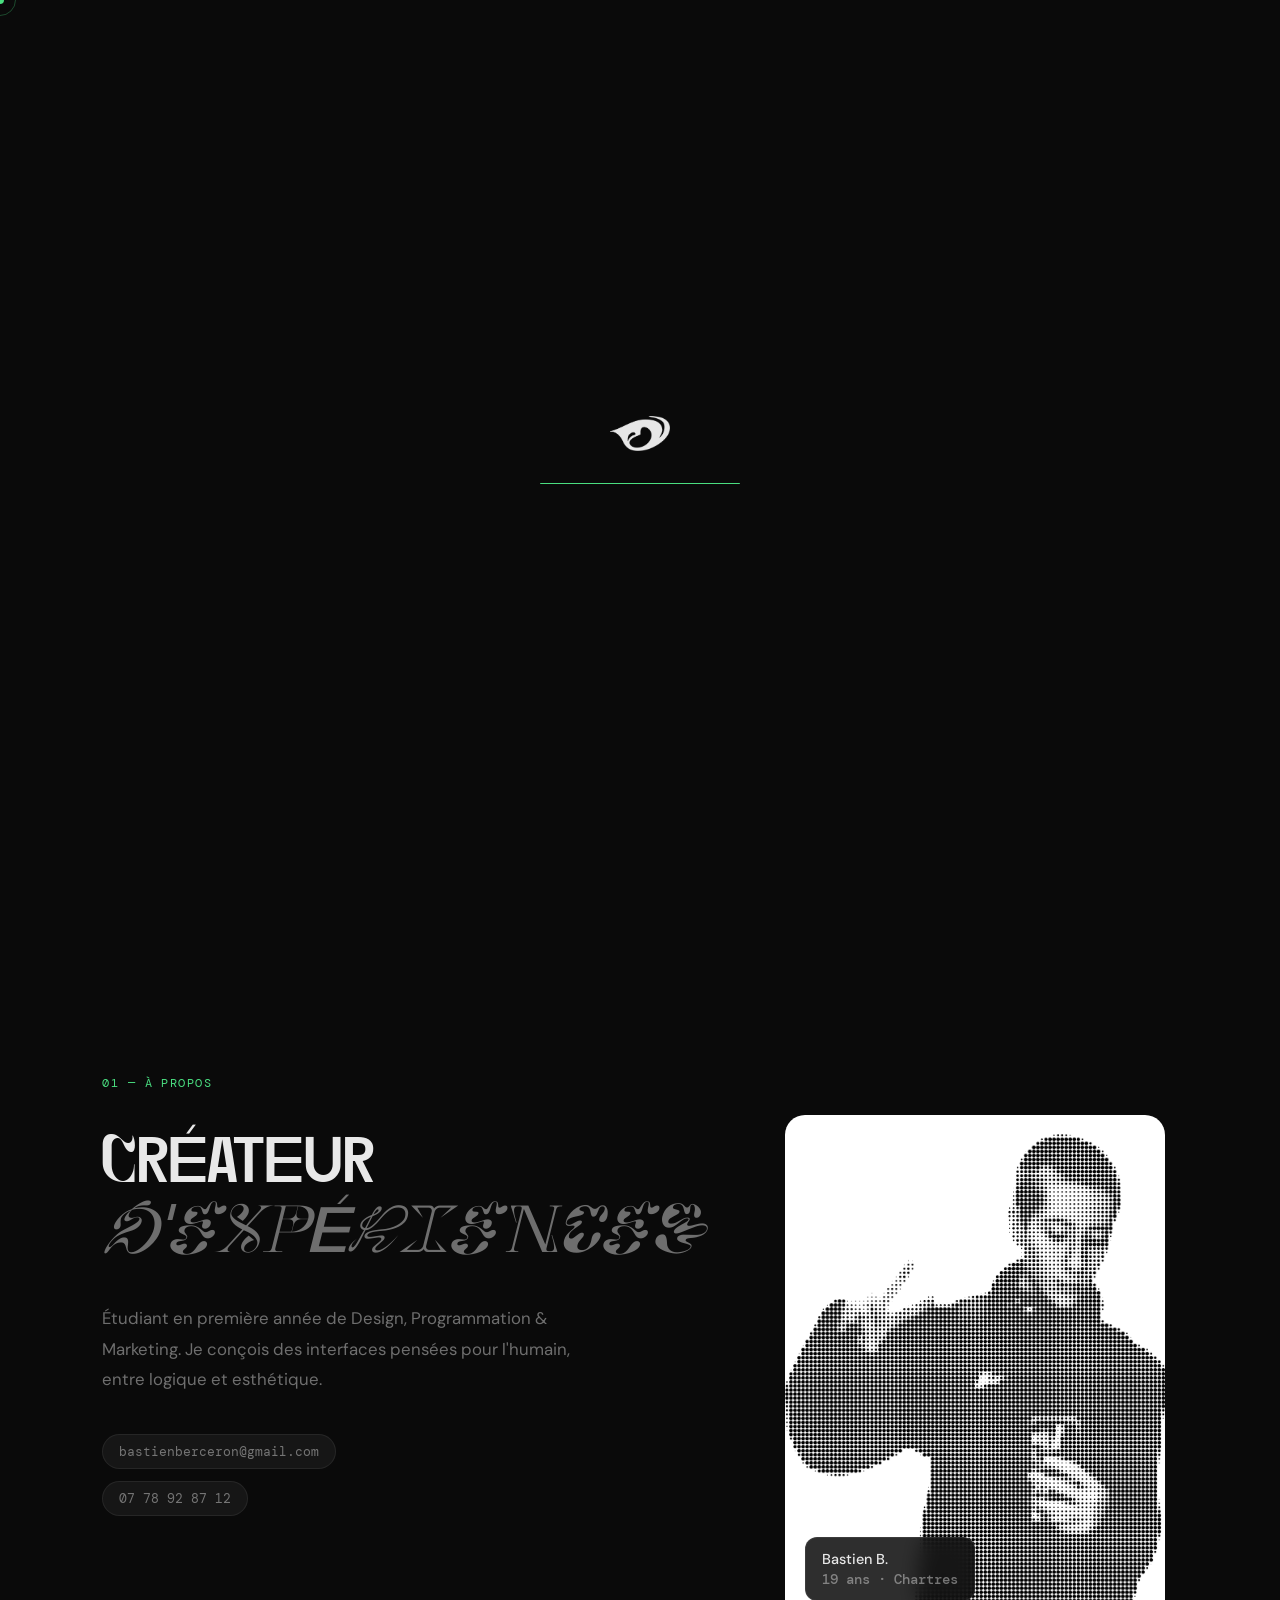
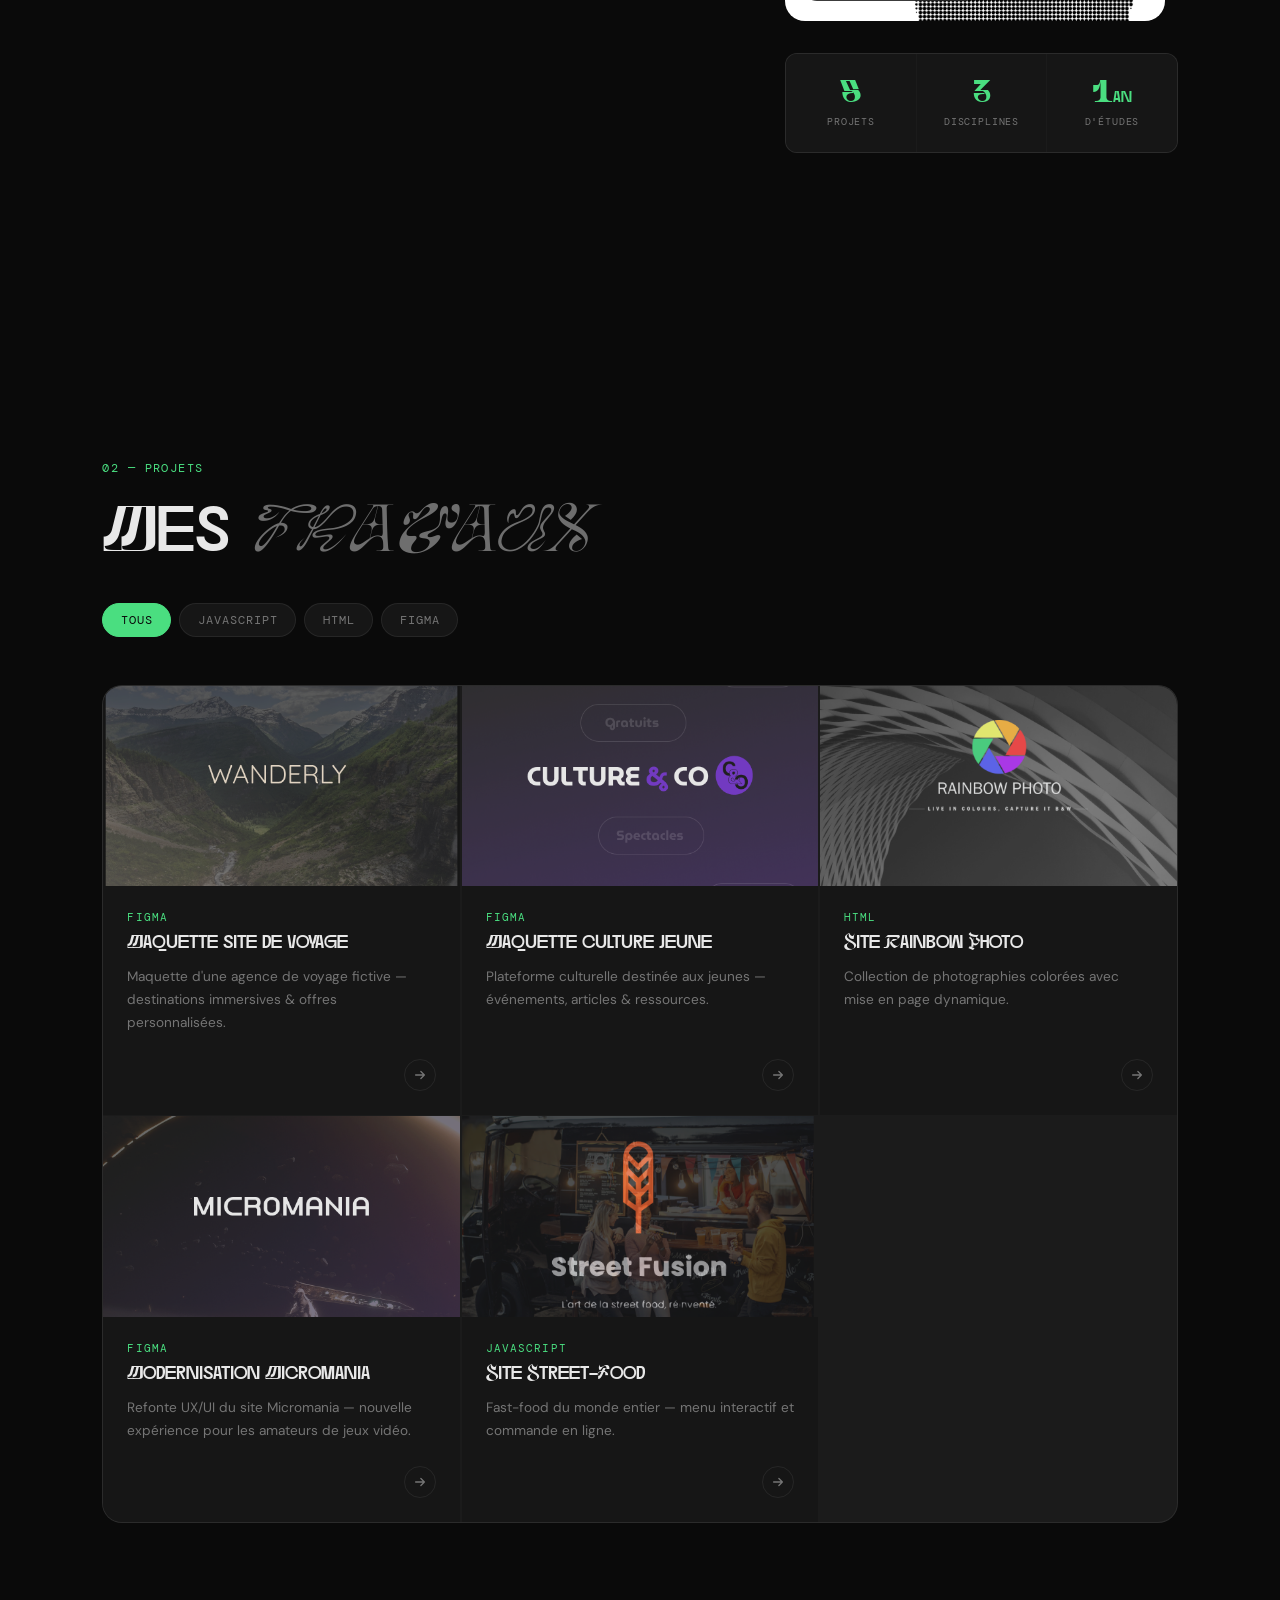
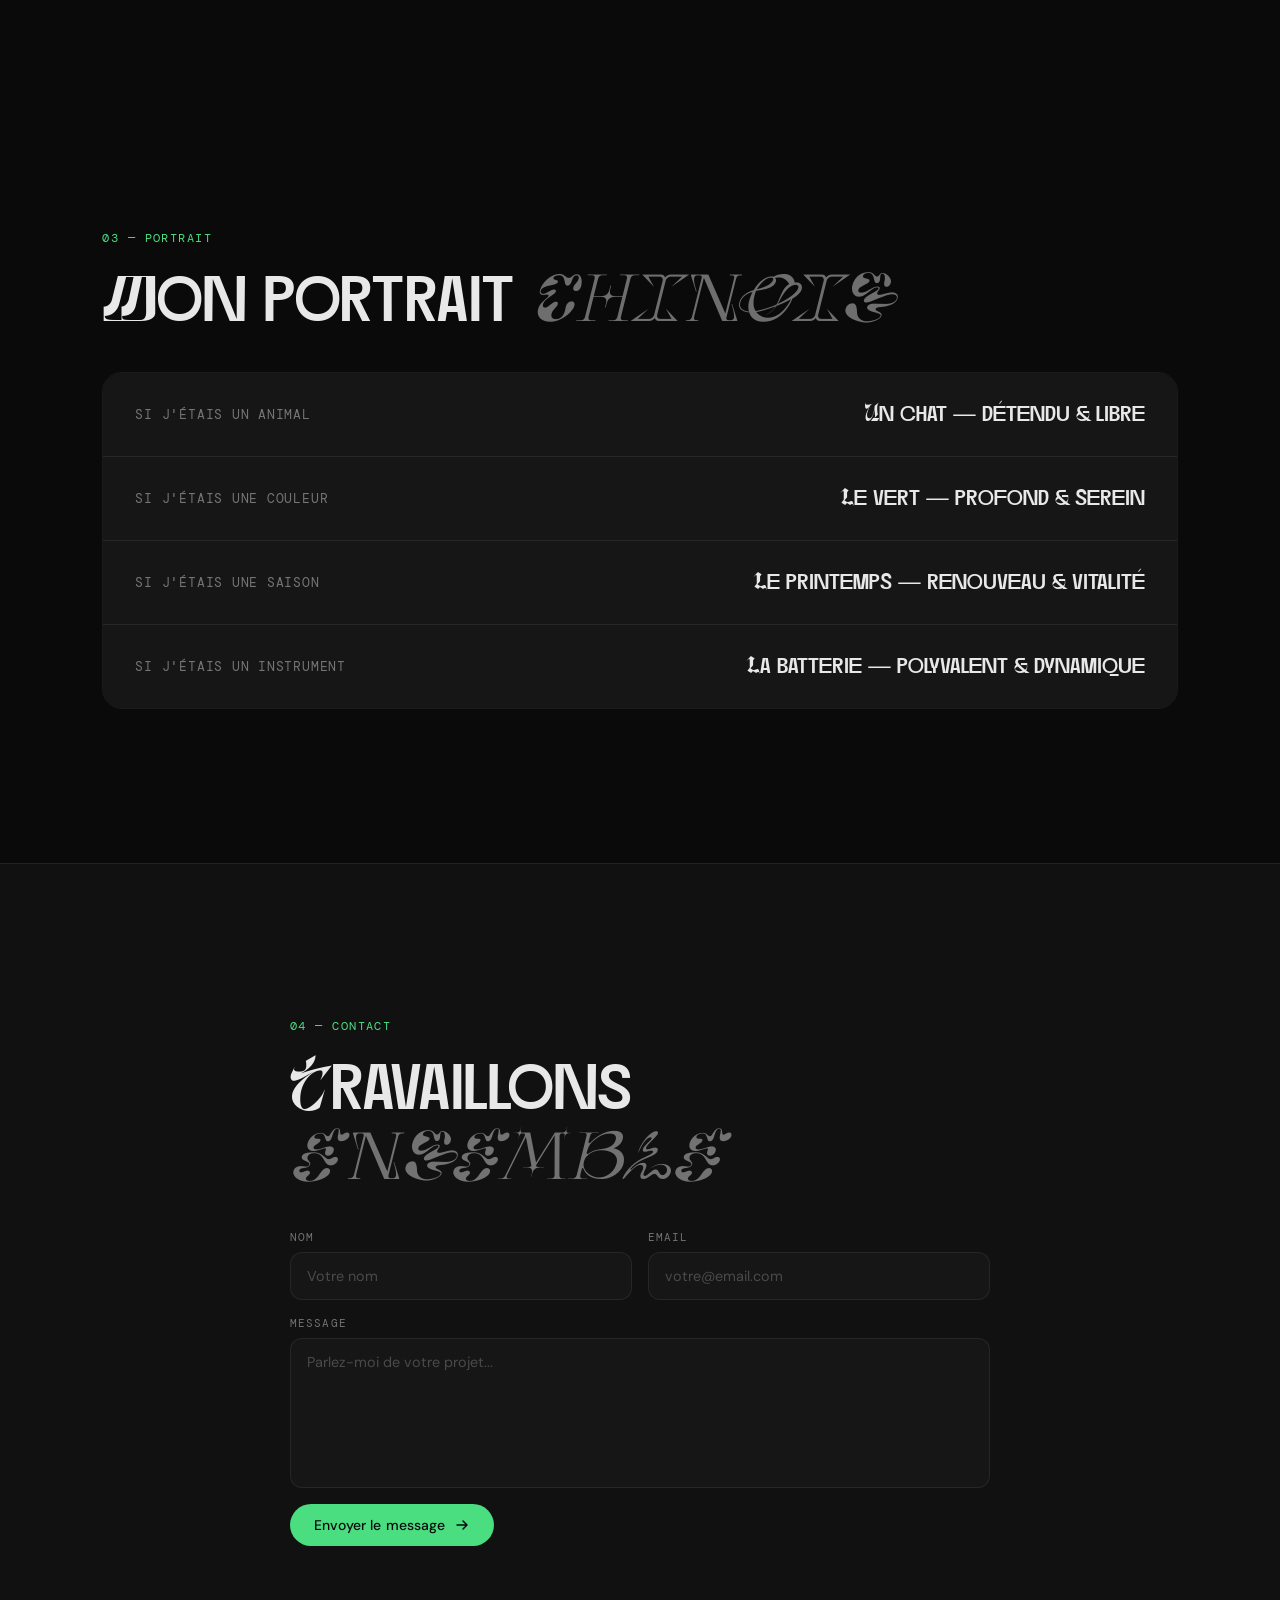
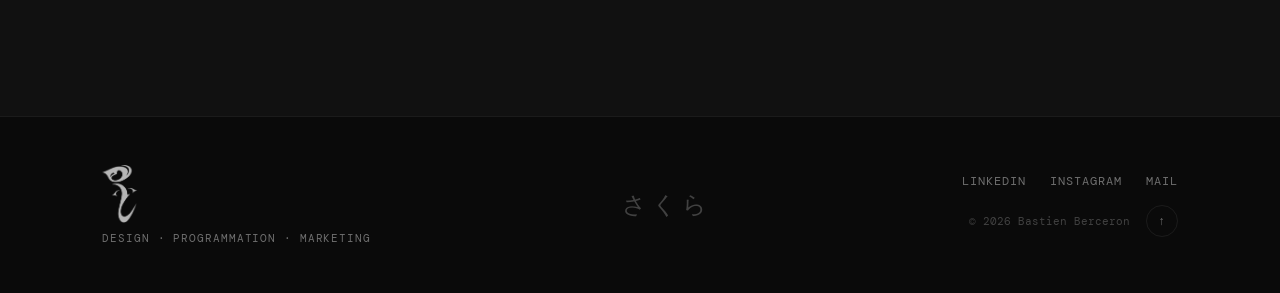
<file: index.html>
<!DOCTYPE html>
<html lang="fr">
<head>
    <meta charset="UTF-8">
    <meta name="viewport" content="width=device-width, initial-scale=1.0">
    <title>Bastien Berceron — Portfolio</title>
    <link rel="preconnect" href="https://fonts.googleapis.com">
    <link rel="preconnect" href="https://fonts.gstatic.com" crossorigin>
    <link href="https://fonts.googleapis.com/css2?family=DM+Sans:ital,opsz,wght@0,9..40,300;0,9..40,400;0,9..40,500;1,9..40,300&family=DM+Mono:wght@300;400&display=swap" rel="stylesheet">
    <link rel="preload" href="assets/typo/Dirtyline-36Daysoftype-2022-01238011900/Dirtyline36Daysoftype2022/woff/Dirtyline 36daysoftype 2022.woff2" as="font" type="font/woff2" crossorigin>
    <link rel="stylesheet" href="./assets/css/style.css" id="theme-stylesheet">
    <script src="https://cdnjs.cloudflare.com/ajax/libs/gsap/3.12.2/gsap.min.js" defer></script>
    <script src="./assets/js/script.js" defer></script>
</head>
<body>
    <div class="loader" id="loader">
        <div class="loader-inner">
            <img src="./assets/img/LoT.png" alt="Logo" class="loader-logo">
            <div class="loader-bar"><div class="loader-progress"></div></div>
        </div>
    </div>

    <div class="cursor" id="cursor"></div>
    <div class="cursor-follower" id="cursor-follower"></div>
    <button class="theme-toggle" id="theme-toggle" type="button" aria-pressed="false" aria-label="Activer le thème clair">Thème clair</button>

    <header class="header" id="header">
        <nav class="navbar">
            <img class="logo" src="./assets/img/LoT.png" alt="Logo Bastien Berceron">
            <div class="nav-links" id="nav-links">
                <a href="#" class="nav-link">Accueil</a>
                <a href="#about-section" class="nav-link">À propos</a>
                <a href="#projects-section" class="nav-link">Projets</a>
                <a href="#section-portrait" class="nav-link">Portrait</a>
                <a href="#contact-section" class="nav-link">Contact</a>
            </div>
            <button class="menu-toggle" id="menu-toggle" aria-label="Menu">
                <span></span>
                <span></span>
            </button>
        </nav>
    </header>

    <main>
        <section class="hero">
            <div class="hero-bg-text">DESIGN</div>
            <div class="hero-content">
                <div class="hero-tag"><span class="dot"></span>Disponible pour de nouveaux projets</div>
                <h1 class="hero-title">
                    <span class="hero-line">BASTIEN</span>
                    <span class="hero-line hero-line--accent">BERCERON</span>
                </h1>
                <p class="hero-sub">Design · Programmation · Marketing</p>
                <div class="hero-cta">
                    <button class="btn btn--primary" onclick="location.href='#projects-section'">
                        Voir mes projets
                        <svg width="16" height="16" viewBox="0 0 16 16" fill="none"><path d="M3 8h10M9 4l4 4-4 4" stroke="currentColor" stroke-width="1.5" stroke-linecap="round" stroke-linejoin="round"/></svg>
                    </button>
                    <button class="btn btn--ghost" onclick="location.href='./assets/img/CV_Bastien.pdf'">CV</button>
                </div>
            </div>
            <div class="hero-scroll">
                <div class="scroll-line"></div>
                <span>scroll</span>
            </div>
            <div class="hero-kanji">さくら</div>
            <div class="hero-mountain">
                <svg viewBox="0 0 1440 300" preserveAspectRatio="none" xmlns="http://www.w3.org/2000/svg">
                    <path d="M0,300 L0,220 L80,160 L160,200 L260,80 L340,130 L420,60 L500,110 L580,30 L660,90 L720,10 L780,90 L860,40 L940,120 L1020,70 L1100,140 L1180,100 L1260,160 L1340,120 L1440,180 L1440,300 Z"/>
                </svg>
            </div>
        </section>

        <section id="about-section" class="about reveal">
            <div class="about-inner">
                <div class="section-label">01 — À propos</div>
                <div class="about-grid">
                    <div class="about-left">
                        <h2 class="section-title">Créateur<br><em>d'expériences</em></h2>
                        <p class="about-desc">Étudiant en première année de Design, Programmation & Marketing. Je conçois des interfaces pensées pour l'humain, entre logique et esthétique.</p>
                        <div class="about-contact-links">
                            <a href="mailto:bastienberceron@gmail.com" class="contact-pill">bastienberceron@gmail.com</a>
                            <a href="tel:0778928712" class="contact-pill">07 78 92 87 12</a>
                        </div>
                    </div>
                    <div class="about-right">
                        <div class="about-photo-wrap">
                            <img src="./assets/img/IDP.png" alt="Bastien Berceron" class="about-photo">
                            <div class="about-photo-tag">
                                <span>Bastien B.</span>
                                <span class="tag-sub">19 ans · Chartres</span>
                            </div>
                        </div>
                        <div class="about-stats">
                            <div class="stat"><span class="stat-num">5</span><span class="stat-label">Projets</span></div>
                            <div class="stat"><span class="stat-num">3</span><span class="stat-label">Disciplines</span></div>
                            <div class="stat"><span class="stat-num">1<span style="font-size:0.5em">an</span></span><span class="stat-label">D'études</span></div>
                        </div>
                    </div>
                </div>
            </div>
        </section>

        <section class="projects reveal" id="projects-section">
            <div class="section-label">02 — Projets</div>
            <h2 class="section-title">Mes <em>travaux</em></h2>
            <div class="filter-button">
                <button class="filter-btn active" data-category="all" id="tous">Tous</button>
                <button class="filter-btn" data-category="javascript">JavaScript</button>
                <button class="filter-btn" data-category="html">HTML</button>
                <button class="filter-btn" data-category="figma">Figma</button>
            </div>
            <div class="projects-grid" id="projects-grid"></div>
        </section>

        <section class="portrait reveal" id="section-portrait">
            <div class="section-label">03 — Portrait</div>
            <h2 class="section-title">Mon portrait <em>chinois</em></h2>
            <ul class="portrait-list">
                <li><span class="portrait-if">Si j'étais un animal</span><span class="portrait-answer">Un chat — détendu & libre</span></li>
                <li><span class="portrait-if">Si j'étais une couleur</span><span class="portrait-answer">Le vert — profond & serein</span></li>
                <li><span class="portrait-if">Si j'étais une saison</span><span class="portrait-answer">Le printemps — renouveau & vitalité</span></li>
                <li><span class="portrait-if">Si j'étais un instrument</span><span class="portrait-answer">La batterie — polyvalent & dynamique</span></li>
            </ul>
        </section>
    </main>

    <section class="contact reveal" id="contact-section">
        <div class="contact-inner">
            <div class="section-label">04 — Contact</div>
            <h2 class="section-title">Travaillons<br><em>ensemble</em></h2>
            <form id="contact-form" action="https://formspree.io/f/xqedbozj" method="POST">
                <div class="form-row">
                    <div class="form-group">
                        <label for="nom">Nom</label>
                        <input id="nom" name="name" type="text" placeholder="Votre nom" required>
                    </div>
                    <div class="form-group">
                        <label for="email">Email</label>
                        <input id="email" name="email" type="email" placeholder="votre@email.com" required>
                    </div>
                </div>
                <div class="form-group">
                    <label for="message">Message</label>
                    <textarea id="message" name="message" placeholder="Parlez-moi de votre projet..." required></textarea>
                </div>
                <button id="envoyer" type="submit" class="btn btn--primary">
                    Envoyer le message
                    <svg width="16" height="16" viewBox="0 0 16 16" fill="none"><path d="M3 8h10M9 4l4 4-4 4" stroke="currentColor" stroke-width="1.5" stroke-linecap="round" stroke-linejoin="round"/></svg>
                </button>
            </form>
            <div id="form-status"></div>
        </div>
    </section>

    <footer class="site-footer">
        <div class="footer-inner">
            <div class="footer-left">
                <img src="./assets/img/FL.png" alt="Logo" class="f-logo">
                <p class="f-sub">Design · Programmation · Marketing</p>
            </div>
            <div class="footer-center">
                <span class="f-kanji">さくら</span>
            </div>
            <div class="footer-right">
                <div class="f-socials">
                    <a href="https://www.linkedin.com/in/bastien-berceron-68825928a/" target="_blank">LinkedIn</a>
                    <a href="https://instagram.com/basti1_b" target="_blank">Instagram</a>
                    <a href="mailto:bastien.berceron@lamanu-student.fr">Mail</a>
                </div>
                <div class="f-legal">
                    <span>© 2026 Bastien Berceron</span>
                    <button onclick="window.scrollTo({top: 0, behavior: 'smooth'})" class="back-top" aria-label="Retour en haut">↑</button>
                </div>
            </div>
        </div>
    </footer>
</body>
</html>
</file>
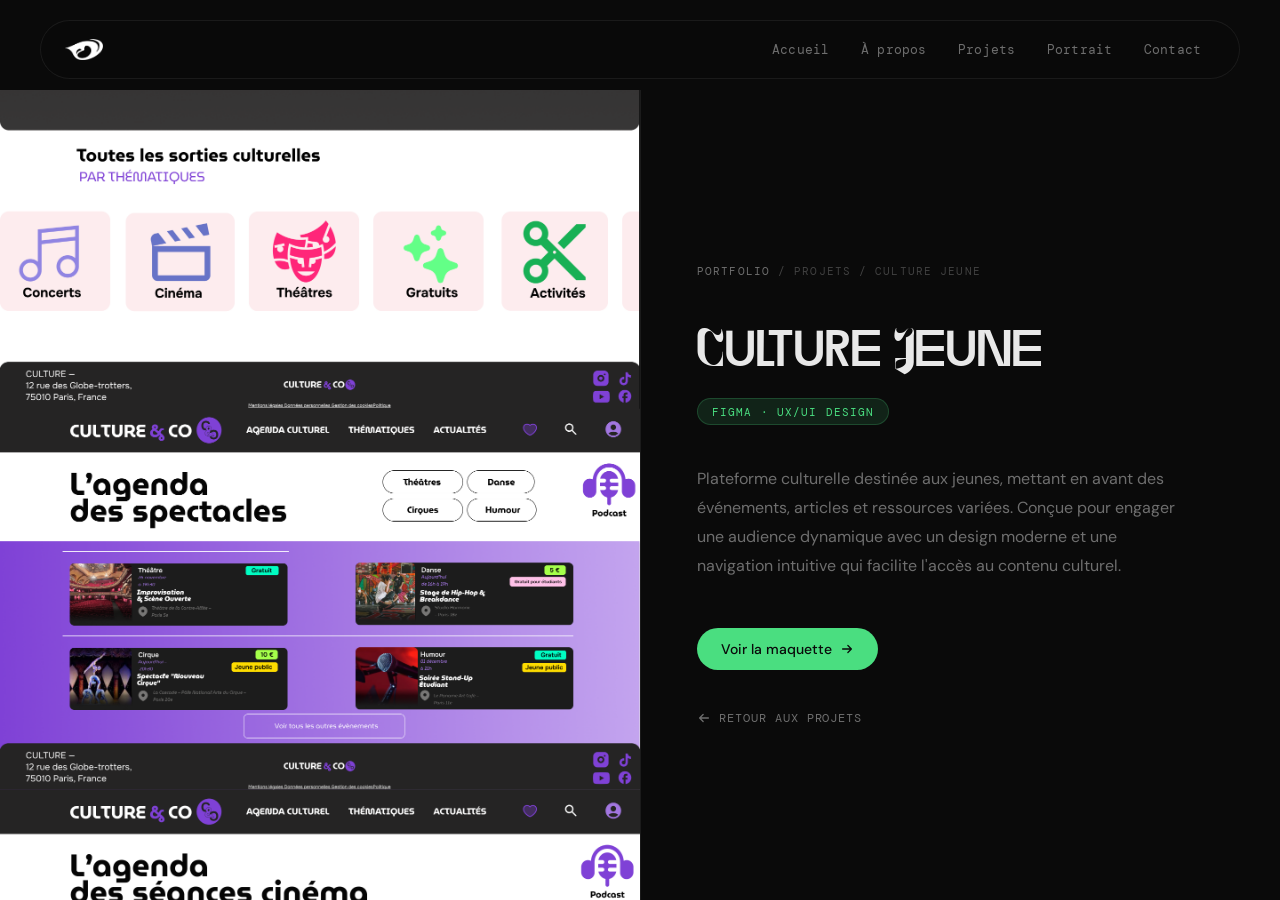
<file: Culture.html>
<!DOCTYPE html>
<html lang="fr">
<head>
    <meta charset="UTF-8">
    <meta name="viewport" content="width=device-width, initial-scale=1.0">
    <title>Culture Jeune — Bastien Berceron</title>
    <link rel="preconnect" href="https://fonts.googleapis.com">
    <link rel="preconnect" href="https://fonts.gstatic.com" crossorigin>
    <link href="https://fonts.googleapis.com/css2?family=DM+Sans:ital,opsz,wght@0,9..40,300;0,9..40,400;0,9..40,500&family=DM+Mono:wght@300;400&display=swap" rel="stylesheet">
    <link rel="stylesheet" href="./assets/css/cutlure.css" id="culture-stylesheet">
</head>
<body>
    <header class="header">
        <nav class="navbar">
            <a href="./index.html"><img class="logo" src="./assets/img/LoT.png" alt="Logo"></a>
            <div class="nav-links" id="nav-links">
                <a href="./index.html" class="nav-link">Accueil</a>
                <a href="./index.html#about-section" class="nav-link">À propos</a>
                <a href="./index.html#projects-section" class="nav-link">Projets</a>
                <a href="./index.html#section-portrait" class="nav-link">Portrait</a>
                <a href="./index.html#contact-section" class="nav-link">Contact</a>
            </div>
            <button class="menu-toggle" aria-label="Menu"><span></span><span></span></button>
        </nav>
    </header>

    <div class="project-page">
        <div class="project-visual">
            <img src="./assets/img/COF.png" alt="Culture Jeune">
        </div>
        <div class="project-info">
            <div class="project-breadcrumb">
                <a href="./index.html">Portfolio</a>
                <span>/</span>
                <span>Projets</span>
                <span>/</span>
                <span>Culture Jeune</span>
            </div>
            <h1>Culture Jeune</h1>
            <span class="project-tag">Figma · UX/UI Design</span>
            <p class="project-desc">Plateforme culturelle destinée aux jeunes, mettant en avant des événements, articles et ressources variées. Conçue pour engager une audience dynamique avec un design moderne et une navigation intuitive qui facilite l'accès au contenu culturel.</p>
            <div class="project-links">
                <a href="https://www.figma.com/proto/gEZzCh3PMkWpXWDuDzUojM/Projet-UX-UI_Bastien_Berceron_B1?page-id=132%3A598&node-id=132-668&p=f&viewport=138%2C191%2C0.08&t=s2Er4CVCwuJm9EnY-1&scaling=min-zoom&content-scaling=fixed" target="_blank" rel="noopener" class="btn-project btn-project--primary">Voir la maquette <svg width="14" height="14" viewBox="0 0 16 16" fill="none"><path d="M3 8h10M9 4l4 4-4 4" stroke="currentColor" stroke-width="1.5" stroke-linecap="round" stroke-linejoin="round"/></svg></a>
            </div>
            <a href="./index.html#projects-section" class="back-btn">
                <svg width="14" height="14" viewBox="0 0 16 16" fill="none"><path d="M13 8H3M7 12l-4-4 4-4" stroke="currentColor" stroke-width="1.5" stroke-linecap="round" stroke-linejoin="round"/></svg>
                Retour aux projets
            </a>
        </div>
    </div>
    <script src="./assets/js/CO.js" defer></script>
</body>
</html>
</file>
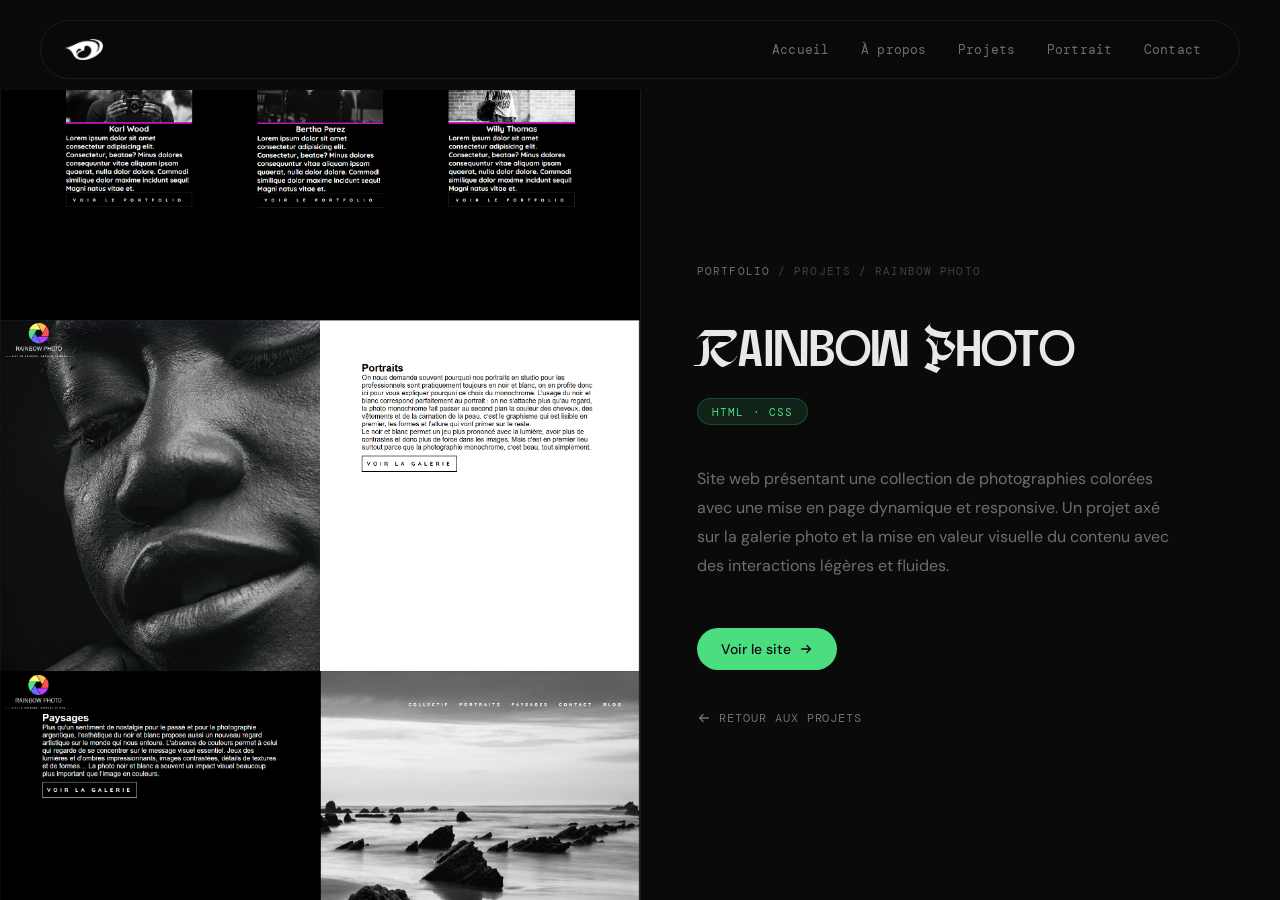
<file: Rainbow.html>
<!DOCTYPE html>
<html lang="fr">
<head>
    <meta charset="UTF-8">
    <meta name="viewport" content="width=device-width, initial-scale=1.0">
    <title>Rainbow Photo — Bastien Berceron</title>
    <link rel="preconnect" href="https://fonts.googleapis.com">
    <link rel="preconnect" href="https://fonts.gstatic.com" crossorigin>
    <link href="https://fonts.googleapis.com/css2?family=DM+Sans:ital,opsz,wght@0,9..40,300;0,9..40,400;0,9..40,500&family=DM+Mono:wght@300;400&display=swap" rel="stylesheet">
    <link rel="stylesheet" href="./assets/css/cutlure.css" id="project-stylesheet">
</head>
<body>
    <header class="header">
        <nav class="navbar">
            <a href="./index.html"><img class="logo" src="./assets/img/LoT.png" alt="Logo"></a>
            <div class="nav-links" id="nav-links">
                <a href="./index.html" class="nav-link">Accueil</a>
                <a href="./index.html#about-section" class="nav-link">À propos</a>
                <a href="./index.html#projects-section" class="nav-link">Projets</a>
                <a href="./index.html#section-portrait" class="nav-link">Portrait</a>
                <a href="./index.html#contact-section" class="nav-link">Contact</a>
            </div>
            <button class="menu-toggle" aria-label="Menu"><span></span><span></span></button>
        </nav>
    </header>

    <div class="project-page">
        <div class="project-visual">
            <img src="./assets/img/RBP.png" alt="Rainbow Photo">
        </div>
        <div class="project-info">
            <div class="project-breadcrumb">
                <a href="./index.html">Portfolio</a>
                <span>/</span>
                <span>Projets</span>
                <span>/</span>
                <span>Rainbow Photo</span>
            </div>
            <h1>Rainbow Photo</h1>
            <span class="project-tag">HTML · CSS</span>
            <p class="project-desc">Site web présentant une collection de photographies colorées avec une mise en page dynamique et responsive. Un projet axé sur la galerie photo et la mise en valeur visuelle du contenu avec des interactions légères et fluides.</p>
            <div class="project-links">
                <a href="https://td-css-main-b1.vercel.app/#intro" target="_blank" rel="noopener" class="btn-project btn-project--primary">Voir le site <svg width="14" height="14" viewBox="0 0 16 16" fill="none"><path d="M3 8h10M9 4l4 4-4 4" stroke="currentColor" stroke-width="1.5" stroke-linecap="round" stroke-linejoin="round"/></svg></a>
            </div>
            <a href="./index.html#projects-section" class="back-btn">
                <svg width="14" height="14" viewBox="0 0 16 16" fill="none"><path d="M13 8H3M7 12l-4-4 4-4" stroke="currentColor" stroke-width="1.5" stroke-linecap="round" stroke-linejoin="round"/></svg>
                Retour aux projets
            </a>
        </div>
    </div>
    <script src="./assets/js/CO.js" defer></script>
</body>
</html>
</file>
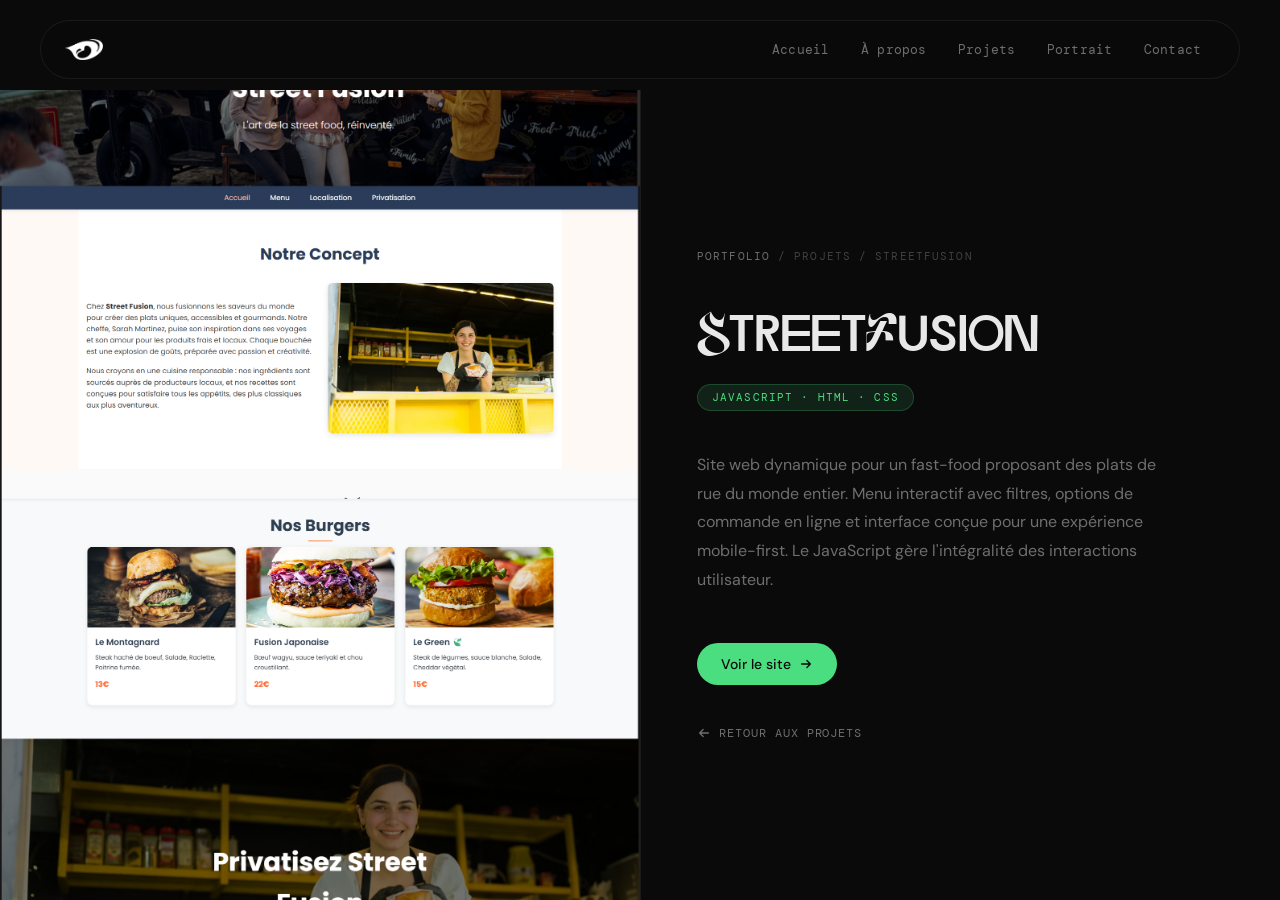
<file: StreetFusion.html>
<!DOCTYPE html>
<html lang="fr">
<head>
    <meta charset="UTF-8">
    <meta name="viewport" content="width=device-width, initial-scale=1.0">
    <title>StreetFusion — Bastien Berceron</title>
    <link rel="preconnect" href="https://fonts.googleapis.com">
    <link rel="preconnect" href="https://fonts.gstatic.com" crossorigin>
    <link href="https://fonts.googleapis.com/css2?family=DM+Sans:ital,opsz,wght@0,9..40,300;0,9..40,400;0,9..40,500&family=DM+Mono:wght@300;400&display=swap" rel="stylesheet">
    <link rel="stylesheet" href="./assets/css/cutlure.css" id="project-stylesheet">
</head>
<body>
    <header class="header">
        <nav class="navbar">
            <a href="./index.html"><img class="logo" src="./assets/img/LoT.png" alt="Logo"></a>
            <div class="nav-links" id="nav-links">
                <a href="./index.html" class="nav-link">Accueil</a>
                <a href="./index.html#about-section" class="nav-link">À propos</a>
                <a href="./index.html#projects-section" class="nav-link">Projets</a>
                <a href="./index.html#section-portrait" class="nav-link">Portrait</a>
                <a href="./index.html#contact-section" class="nav-link">Contact</a>
            </div>
            <button class="menu-toggle" aria-label="Menu"><span></span><span></span></button>
        </nav>
    </header>

    <div class="project-page">
        <div class="project-visual">
            <img src="./assets/img/STFF.png" alt="StreetFusion">
        </div>
        <div class="project-info">
            <div class="project-breadcrumb">
                <a href="./index.html">Portfolio</a>
                <span>/</span>
                <span>Projets</span>
                <span>/</span>
                <span>StreetFusion</span>
            </div>
            <h1>StreetFusion</h1>
            <span class="project-tag">JavaScript · HTML · CSS</span>
            <p class="project-desc">Site web dynamique pour un fast-food proposant des plats de rue du monde entier. Menu interactif avec filtres, options de commande en ligne et interface conçue pour une expérience mobile-first. Le JavaScript gère l'intégralité des interactions utilisateur.</p>
            <div class="project-links">
                <a href="https://street-fusion.vercel.app/" target="_blank" rel="noopener" class="btn-project btn-project--primary">Voir le site <svg width="14" height="14" viewBox="0 0 16 16" fill="none"><path d="M3 8h10M9 4l4 4-4 4" stroke="currentColor" stroke-width="1.5" stroke-linecap="round" stroke-linejoin="round"/></svg></a>
            </div>
            <a href="./index.html#projects-section" class="back-btn">
                <svg width="14" height="14" viewBox="0 0 16 16" fill="none"><path d="M13 8H3M7 12l-4-4 4-4" stroke="currentColor" stroke-width="1.5" stroke-linecap="round" stroke-linejoin="round"/></svg>
                Retour aux projets
            </a>
        </div>
    </div>
    <script src="./assets/js/CO.js" defer></script>
</body>
</html>
</file>
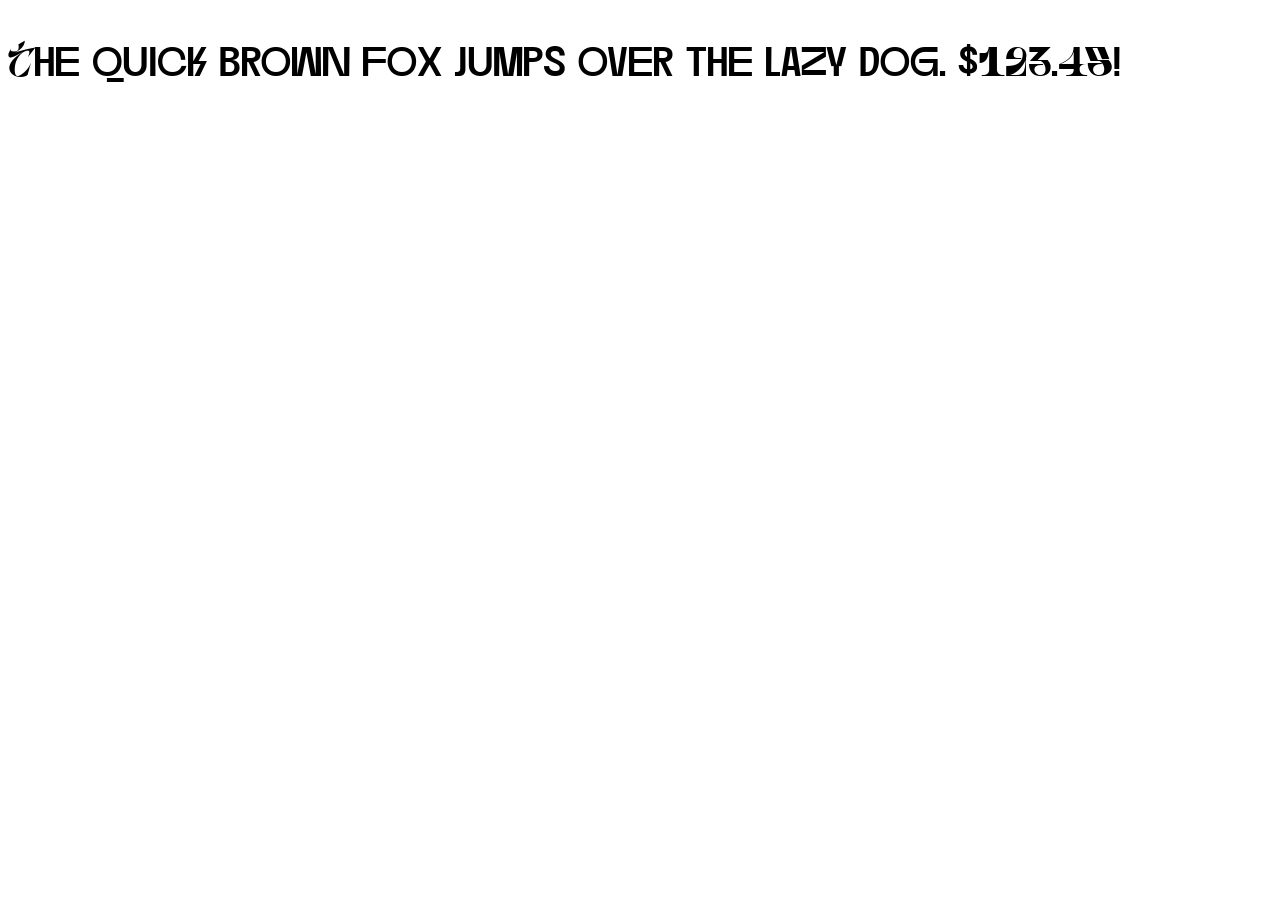
<file: assets/typo/Dirtyline-36Daysoftype-2022-01238011900/Dirtyline36Daysoftype2022/woff/Dirtyline 36daysoftype 2022.html>
<!DOCTYPE html PUBLIC "-//W3C//DTD XHTML 1.0 Strict//EN" "http://www.w3.org/TR/xhtml1/DTD/xhtml1-strict.dtd">
<html lang="en" xml:lang="en" xmlns="http://www.w3.org/1999/xhtml">
<head>
<meta content="text/html; charset=utf-8" http-equiv="content-type"/>
<meta content="en-us" http-equiv="Content-Language"/>
<title>Dirtyline 36Daysoftype 2022 Reg - Web Font Specimen</title>
<link rel="stylesheet" type="text/css" media="screen" href="Dirtyline 36daysoftype 2022.css" />
<style type="text/css" media="screen">
body { font-size: 42px; font-family: "Dirtyline36Daysoftype2022", Georgia; }
</style>
</head>
<body>
<p contenteditable="true">The quick brown fox jumps over the lazy dog. $123.45!</p>
</body>
</html>
</file>
<file: assets/css/style.css>
/* ===== FONTS ===== */
@font-face {
    font-family: 'Dirtyline';
    src: url('../typo/Dirtyline-36Daysoftype-2022-01238011900/Dirtyline36Daysoftype2022/woff/Dirtyline 36daysoftype 2022.woff2') format('woff2'),
         url('../typo/Dirtyline-36Daysoftype-2022-01238011900/Dirtyline36Daysoftype2022/woff/Dirtyline 36daysoftype 2022.woff') format('woff');
    font-weight: normal;
    font-style: normal;
}
@font-face {
    font-family: 'Saint';
    src: url('../typo/Saint Regular.ttf') format('truetype');
}

/* ===== VARIABLES ===== */
:root {
    --bg: #0a0a0a;
    --bg-2: #111111;
    --bg-3: #1a1a1a;
    --surface: #161616;
    --border: rgba(255,255,255,0.07);
    --border-hover: rgba(255,255,255,0.15);
    --text: #e8e8e8;
    --text-muted: rgba(232,232,232,0.45);
    --text-subtle: rgba(232,232,232,0.25);
    --green: #4ade80;
    --green-dim: rgba(74,222,128,0.12);
    --green-glow: rgba(74,222,128,0.06);
    --white: #ffffff;
    --font-display: 'Dirtyline', sans-serif;
    --font-body: 'DM Sans', sans-serif;
    --font-mono: 'DM Mono', monospace;
    --radius: 12px;
    --radius-lg: 20px;
    --transition: all 0.4s cubic-bezier(0.25, 0.46, 0.45, 0.94);
    --transition-fast: all 0.2s ease;
}

/* ===== RESET ===== */
*, *::before, *::after { box-sizing: border-box; margin: 0; padding: 0; }
html { scroll-behavior: smooth; font-size: 16px; }
body {
    font-family: var(--font-body);
    background: var(--bg);
    color: var(--text);
    overflow-x: hidden;
    -webkit-font-smoothing: antialiased;
}
img { display: block; max-width: 100%; }
a { color: inherit; text-decoration: none; }
button { cursor: pointer; border: none; background: none; font-family: inherit; }

/* ===== SCROLLBAR ===== */
* { scrollbar-width: thin; scrollbar-color: #2a2a2a var(--bg); }
*::-webkit-scrollbar { width: 6px; }
*::-webkit-scrollbar-track { background: var(--bg); }
*::-webkit-scrollbar-thumb { background: #2a2a2a; border-radius: 3px; }
*::-webkit-scrollbar-thumb:hover { background: var(--green); }

/* ===== CURSOR ===== */
.cursor {
    width: 8px; height: 8px;
    background: var(--green);
    border-radius: 50%;
    position: fixed;
    pointer-events: none;
    z-index: 9999;
    transition: width 0.2s, height 0.2s, background 0.2s;
    transform: translate(-50%, -50%);
}
.cursor-follower {
    width: 32px; height: 32px;
    border: 1px solid rgba(74,222,128,0.3);
    border-radius: 50%;
    position: fixed;
    pointer-events: none;
    z-index: 9998;
    transform: translate(-50%, -50%);
    transition: transform 0.15s ease, width 0.3s, height 0.3s;
}
body:hover .cursor { opacity: 1; }

/* ===== LOADER ===== */
.loader {
    position: fixed; inset: 0;
    background: var(--bg);
    display: flex; justify-content: center; align-items: center;
    z-index: 9000;
    flex-direction: column;
    gap: 2rem;
}
.loader-inner { display: flex; flex-direction: column; align-items: center; gap: 2rem; }
.loader-logo { width: 60px; opacity: 0.9; filter: brightness(0) invert(1); }
.loader-bar {
    width: 200px; height: 1px;
    background: rgba(255,255,255,0.1);
    border-radius: 1px;
    overflow: hidden;
}
.loader-progress {
    height: 100%; width: 0%;
    background: var(--green);
    border-radius: 1px;
    animation: loadProgress 2s ease-out forwards;
}
@keyframes loadProgress {
    0% { width: 0%; }
    40% { width: 60%; }
    100% { width: 100%; }
}

/* ===== HEADER ===== */
.header {
    position: fixed; top: 0; left: 0; right: 0;
    z-index: 100;
    padding: 1.25rem 2rem;
    transition: var(--transition);
}
.header.scrolled {
    padding: 0.75rem 2rem;
}
.navbar {
    max-width: 1200px;
    margin: 0 auto;
    display: flex;
    align-items: center;
    justify-content: space-between;
    background: rgba(10,10,10,0.8);
    backdrop-filter: blur(20px);
    -webkit-backdrop-filter: blur(20px);
    border: 1px solid var(--border);
    border-radius: 100px;
    padding: 0.75rem 1.5rem;
}
.logo { width: 38px; height: auto; filter: brightness(0) invert(1); }
.nav-links {
    display: flex;
    align-items: center;
    gap: 0.25rem;
}
.nav-link {
    font-size: 0.85rem;
    font-weight: 400;
    color: var(--text-muted);
    padding: 0.5rem 0.875rem;
    border-radius: 100px;
    transition: var(--transition-fast);
    letter-spacing: 0.01em;
}
.nav-link:hover {
    color: var(--text);
    background: rgba(255,255,255,0.06);
}
.menu-toggle {
    display: none;
    flex-direction: column;
    gap: 5px;
    padding: 0.5rem;
}
.menu-toggle span {
    width: 22px; height: 1.5px;
    background: var(--text);
    border-radius: 2px;
    transition: var(--transition-fast);
}

/* ===== SECTION COMMONS ===== */
.section-label {
    font-family: var(--font-mono);
    font-size: 0.75rem;
    letter-spacing: 0.12em;
    color: var(--green);
    text-transform: uppercase;
    margin-bottom: 1.5rem;
}
.section-title {
    font-family: var(--font-display);
    font-size: clamp(2.5rem, 5vw, 4rem);
    font-weight: 400;
    line-height: 1.1;
    color: var(--text);
    margin-bottom: 2rem;
}
.section-title em {
    font-style: italic;
    color: var(--text-muted);
    font-family: 'Saint', var(--font-display);
}

/* ===== REVEAL ===== */
.reveal {
    opacity: 0;
    transform: translateY(30px);
    transition: opacity 0.8s ease, transform 0.8s ease;
}
.reveal.visible {
    opacity: 1;
    transform: translateY(0);
}

/* ===== HERO ===== */
.hero {
    min-height: 100vh;
    display: flex;
    flex-direction: column;
    justify-content: center;
    align-items: flex-start;
    padding: 0 clamp(2rem, 8vw, 8rem);
    position: relative;
    overflow: hidden;
}
.hero::before {
    content: '';
    position: absolute;
    top: -20%;
    right: -10%;
    width: 600px;
    height: 600px;
    background: radial-gradient(circle, rgba(74,222,128,0.06) 0%, transparent 70%);
    pointer-events: none;
}
.hero::after {
    content: '';
    position: absolute;
    bottom: 10%;
    left: -5%;
    width: 400px;
    height: 400px;
    background: radial-gradient(circle, rgba(74,222,128,0.04) 0%, transparent 70%);
    pointer-events: none;
}
.hero-bg-text {
    position: absolute;
    top: 50%;
    right: -2%;
    transform: translateY(-50%);
    font-family: var(--font-display);
    font-size: clamp(8rem, 18vw, 18rem);
    color: transparent;
    -webkit-text-stroke: 1px rgba(255,255,255,0.03);
    pointer-events: none;
    line-height: 1;
    user-select: none;
}
.hero-content {
    position: relative;
    z-index: 1;
    max-width: 800px;
}
.hero-tag {
    display: inline-flex;
    align-items: center;
    gap: 0.6rem;
    font-size: 0.8rem;
    font-family: var(--font-mono);
    color: var(--text-muted);
    background: var(--surface);
    border: 1px solid var(--border);
    padding: 0.4rem 0.875rem;
    border-radius: 100px;
    margin-bottom: 2.5rem;
    letter-spacing: 0.02em;
}
.dot {
    width: 7px; height: 7px;
    background: var(--green);
    border-radius: 50%;
    animation: pulse 2s infinite;
}
@keyframes pulse {
    0%, 100% { opacity: 1; transform: scale(1); }
    50% { opacity: 0.6; transform: scale(0.8); }
}
.hero-title {
    display: flex;
    flex-direction: column;
    gap: 0.1em;
    margin-bottom: 1.5rem;
}
.hero-line {
    font-family: var(--font-display);
    font-size: clamp(4rem, 10vw, 9rem);
    font-weight: 400;
    line-height: 0.95;
    letter-spacing: -0.02em;
    color: var(--white);
    display: block;
    opacity: 0;
    transform: translateY(40px);
    animation: heroLineIn 0.9s cubic-bezier(0.25,0.46,0.45,0.94) forwards;
}
.hero-line:nth-child(1) { animation-delay: 0.3s; }
.hero-line--accent {
    color: transparent;
    -webkit-text-stroke: 1px rgba(255,255,255,0.5);
    animation-delay: 0.5s;
}
@keyframes heroLineIn {
    to { opacity: 1; transform: translateY(0); }
}
.hero-sub {
    font-size: 1rem;
    color: var(--text-muted);
    font-weight: 300;
    letter-spacing: 0.12em;
    text-transform: uppercase;
    margin-bottom: 2.5rem;
    font-family: var(--font-mono);
    opacity: 0;
    animation: fadeUp 0.8s 0.7s ease forwards;
}
@keyframes fadeUp {
    from { opacity: 0; transform: translateY(10px); }
    to { opacity: 1; transform: translateY(0); }
}
.hero-cta {
    display: flex;
    gap: 1rem;
    flex-wrap: wrap;
    opacity: 0;
    animation: fadeUp 0.8s 0.9s ease forwards;
}
.hero-scroll {
    position: absolute;
    bottom: 3rem;
    left: clamp(2rem, 8vw, 8rem);
    display: flex;
    flex-direction: column;
    align-items: center;
    gap: 0.75rem;
}
.hero-scroll span {
    font-family: var(--font-mono);
    font-size: 0.65rem;
    letter-spacing: 0.15em;
    color: var(--text-subtle);
    text-transform: uppercase;
    writing-mode: vertical-lr;
}
.scroll-line {
    width: 1px; height: 60px;
    background: linear-gradient(to bottom, var(--green), transparent);
    animation: scrollPulse 2s ease infinite;
}
@keyframes scrollPulse {
    0%, 100% { opacity: 0.3; }
    50% { opacity: 1; }
}
.hero-kanji {
    position: absolute;
    right: clamp(2rem, 6vw, 6rem);
    bottom: 3rem;
    font-family: var(--font-display);
    font-size: 1.2rem;
    color: var(--text-subtle);
    letter-spacing: 0.1em;
    writing-mode: vertical-rl;
}

/* ===== BUTTONS ===== */
.btn {
    display: inline-flex;
    align-items: center;
    gap: 0.5rem;
    font-family: var(--font-body);
    font-size: 0.875rem;
    font-weight: 500;
    padding: 0.75rem 1.5rem;
    border-radius: 100px;
    transition: var(--transition);
    letter-spacing: 0.01em;
}
.btn--primary {
    background: var(--green);
    color: #0a0a0a;
}
.btn--primary:hover {
    background: #6ee7a0;
    transform: translateY(-2px);
    box-shadow: 0 8px 30px rgba(74,222,128,0.25);
}
.btn--ghost {
    background: transparent;
    color: var(--text);
    border: 1px solid var(--border);
}
.btn--ghost:hover {
    border-color: var(--border-hover);
    background: rgba(255,255,255,0.04);
    transform: translateY(-2px);
}

/* ===== ABOUT ===== */
.about {
    padding: clamp(5rem, 12vw, 10rem) clamp(2rem, 8vw, 8rem);
    max-width: 1400px;
    margin: 0 auto;
}
.about-grid {
    display: grid;
    grid-template-columns: 1fr 1fr;
    gap: 5rem;
    align-items: start;
}
.about-left { padding-top: 1rem; }
.about-desc {
    font-size: 1.05rem;
    line-height: 1.8;
    color: var(--text-muted);
    margin-bottom: 2.5rem;
    max-width: 480px;
}
.about-contact-links {
    display: flex;
    flex-direction: column;
    gap: 0.75rem;
}
.contact-pill {
    display: inline-flex;
    align-items: center;
    width: fit-content;
    font-family: var(--font-mono);
    font-size: 0.8rem;
    color: var(--text-muted);
    background: var(--surface);
    border: 1px solid var(--border);
    padding: 0.5rem 1rem;
    border-radius: 100px;
    transition: var(--transition-fast);
}
.contact-pill:hover {
    color: var(--green);
    border-color: rgba(74,222,128,0.3);
    background: var(--green-dim);
}
.about-right { display: flex; flex-direction: column; gap: 2rem; }
.about-photo-wrap {
    position: relative;
    display: inline-block;
}
.about-photo {
    width: 100%;
    max-width: 380px;
    aspect-ratio: 3/4;
    object-fit: cover;
    border-radius: var(--radius-lg);
    filter: grayscale(20%);
    transition: var(--transition);
}
.about-photo:hover { filter: grayscale(0); }
.about-photo-tag {
    position: absolute;
    bottom: 1.25rem;
    left: 1.25rem;
    background: rgba(10,10,10,0.85);
    backdrop-filter: blur(10px);
    border: 1px solid var(--border);
    border-radius: var(--radius);
    padding: 0.75rem 1rem;
    display: flex;
    flex-direction: column;
    gap: 0.15rem;
}
.about-photo-tag span { font-size: 0.9rem; font-weight: 500; }
.tag-sub { font-family: var(--font-mono); font-size: 0.7rem; color: var(--text-muted); }
.about-stats {
    display: grid;
    grid-template-columns: repeat(3, 1fr);
    gap: 1px;
    background: var(--border);
    border: 1px solid var(--border);
    border-radius: var(--radius);
    overflow: hidden;
}
.stat {
    background: var(--surface);
    padding: 1.5rem 1rem;
    display: flex;
    flex-direction: column;
    gap: 0.3rem;
    align-items: center;
    transition: var(--transition-fast);
}
.stat:hover { background: var(--bg-3); }
.stat-num {
    font-family: var(--font-display);
    font-size: 2rem;
    color: var(--green);
    line-height: 1;
}
.stat-label {
    font-family: var(--font-mono);
    font-size: 0.65rem;
    letter-spacing: 0.08em;
    color: var(--text-muted);
    text-transform: uppercase;
}

/* ===== PROJECTS ===== */
.projects {
    padding: clamp(5rem, 12vw, 10rem) clamp(2rem, 8vw, 8rem);
    max-width: 1400px;
    margin: 0 auto;
}
.filter-button {
    display: flex;
    flex-wrap: wrap;
    gap: 0.5rem;
    margin-bottom: 3rem;
}
.filter-btn {
    font-family: var(--font-mono);
    font-size: 0.75rem;
    letter-spacing: 0.08em;
    text-transform: uppercase;
    color: var(--text-muted);
    background: var(--surface);
    border: 1px solid var(--border);
    padding: 0.5rem 1.1rem;
    border-radius: 100px;
    transition: var(--transition-fast);
}
.filter-btn:hover {
    color: var(--text);
    border-color: var(--border-hover);
}
.filter-btn.active {
    color: var(--bg);
    background: var(--green);
    border-color: var(--green);
}
.projects-grid {
    display: grid;
    grid-template-columns: repeat(auto-fill, minmax(340px, 1fr));
    gap: 1.5px;
    background: var(--border);
    border: 1px solid var(--border);
    border-radius: var(--radius-lg);
    overflow: hidden;
}
.project-card {
    background: var(--surface);
    cursor: pointer;
    overflow: hidden;
    transition: var(--transition);
    position: relative;
    display: flex;
    flex-direction: column;
}
.project-card:hover { background: var(--bg-3); }
.project-card:hover .project-card-img img {
    transform: scale(1.04);
}
.project-card-img {
    overflow: hidden;
    aspect-ratio: 16/9;
}
.project-card-img img {
    width: 100%; height: 100%;
    object-fit: cover;
    transition: transform 0.6s cubic-bezier(0.25,0.46,0.45,0.94);
    filter: brightness(0.9);
}
.project-card:hover .project-card-img img { filter: brightness(1); }
.project-card-content {
    padding: 1.5rem;
    flex: 1;
    display: flex;
    flex-direction: column;
    gap: 0.5rem;
}
.project-tech {
    font-family: var(--font-mono);
    font-size: 0.7rem;
    letter-spacing: 0.1em;
    text-transform: uppercase;
    color: var(--green);
}
.project-card h3 {
    font-family: var(--font-display);
    font-size: 1.2rem;
    font-weight: 400;
    color: var(--text);
    line-height: 1.3;
}
.project-card p {
    font-size: 0.85rem;
    line-height: 1.7;
    color: var(--text-muted);
    flex: 1;
}
.project-arrow {
    width: 32px; height: 32px;
    border: 1px solid var(--border);
    border-radius: 50%;
    display: flex;
    align-items: center;
    justify-content: center;
    align-self: flex-end;
    color: var(--text-muted);
    margin-top: 1rem;
    transition: var(--transition-fast);
}
.project-card:hover .project-arrow {
    background: var(--green);
    border-color: var(--green);
    color: var(--bg);
    transform: rotate(45deg);
}

/* ===== PORTRAIT ===== */
.portrait {
    padding: clamp(5rem, 12vw, 10rem) clamp(2rem, 8vw, 8rem);
    max-width: 1400px;
    margin: 0 auto;
}
.portrait-list {
    list-style: none;
    display: flex;
    flex-direction: column;
    border: 1px solid var(--border);
    border-radius: var(--radius-lg);
    overflow: hidden;
}
.portrait-list li {
    display: flex;
    align-items: center;
    justify-content: space-between;
    padding: 1.75rem 2rem;
    border-bottom: 1px solid var(--border);
    background: var(--surface);
    transition: var(--transition-fast);
    gap: 2rem;
}
.portrait-list li:last-child { border-bottom: none; }
.portrait-list li:hover {
    background: var(--bg-3);
    padding-left: 2.5rem;
}
.portrait-if {
    font-family: var(--font-mono);
    font-size: 0.8rem;
    letter-spacing: 0.06em;
    color: var(--text-muted);
    text-transform: uppercase;
    flex-shrink: 0;
}
.portrait-answer {
    font-family: var(--font-display);
    font-size: 1.4rem;
    color: var(--text);
    text-align: right;
}
.portrait-list li:hover .portrait-answer { color: var(--green); }

/* ===== CONTACT ===== */
.contact {
    padding: clamp(5rem, 12vw, 10rem) clamp(2rem, 8vw, 8rem);
    background: var(--bg-2);
    border-top: 1px solid var(--border);
}
.contact-inner {
    max-width: 700px;
    margin: 0 auto;
}
.form-row {
    display: grid;
    grid-template-columns: 1fr 1fr;
    gap: 1rem;
}
.form-group {
    display: flex;
    flex-direction: column;
    gap: 0.5rem;
    margin-bottom: 1rem;
}
.form-group label {
    font-family: var(--font-mono);
    font-size: 0.7rem;
    letter-spacing: 0.1em;
    text-transform: uppercase;
    color: var(--text-muted);
}
.form-group input,
.form-group textarea {
    background: var(--surface);
    border: 1px solid var(--border);
    border-radius: var(--radius);
    padding: 0.875rem 1rem;
    font-family: var(--font-body);
    font-size: 0.9rem;
    color: var(--text);
    transition: var(--transition-fast);
    outline: none;
    resize: none;
}
.form-group input::placeholder,
.form-group textarea::placeholder { color: var(--text-subtle); }
.form-group input:focus,
.form-group textarea:focus {
    border-color: rgba(74,222,128,0.4);
    background: var(--bg-3);
}
.form-group textarea { min-height: 150px; }
#form-status {
    margin-top: 1rem;
    font-family: var(--font-mono);
    font-size: 0.8rem;
    text-align: center;
}

/* ===== FOOTER ===== */
.site-footer {
    background: var(--bg);
    border-top: 1px solid var(--border);
    padding: 3rem clamp(2rem, 8vw, 8rem);
}
.footer-inner {
    max-width: 1400px;
    margin: 0 auto;
    display: flex;
    justify-content: space-between;
    align-items: center;
    flex-wrap: wrap;
    gap: 2rem;
}
.footer-left { display: flex; flex-direction: column; gap: 0.5rem; }
.f-logo { width: 36px; filter: brightness(0) invert(1); opacity: 0.7; }
.f-sub {
    font-family: var(--font-mono);
    font-size: 0.7rem;
    letter-spacing: 0.08em;
    text-transform: uppercase;
    color: var(--text-muted);
}
.footer-center .f-kanji {
    font-family: var(--font-display);
    font-size: 1.5rem;
    color: var(--text-subtle);
    letter-spacing: 0.2em;
}
.footer-right { display: flex; flex-direction: column; align-items: flex-end; gap: 1rem; }
.f-socials { display: flex; gap: 1.5rem; }
.f-socials a {
    font-family: var(--font-mono);
    font-size: 0.75rem;
    letter-spacing: 0.08em;
    text-transform: uppercase;
    color: var(--text-muted);
    transition: var(--transition-fast);
}
.f-socials a:hover { color: var(--green); }
.f-legal {
    display: flex;
    align-items: center;
    gap: 1rem;
    font-family: var(--font-mono);
    font-size: 0.7rem;
    color: var(--text-subtle);
}
.back-top {
    width: 32px; height: 32px;
    border: 1px solid var(--border);
    border-radius: 50%;
    color: var(--text-muted);
    font-size: 0.75rem;
    display: flex;
    align-items: center;
    justify-content: center;
    transition: var(--transition-fast);
}
.back-top:hover {
    border-color: var(--green);
    color: var(--green);
    transform: translateY(-3px);
}

/* ===== MOBILE ===== */
@media (max-width: 900px) {
    .about-grid { grid-template-columns: 1fr; gap: 3rem; }
    .about-photo { max-width: 100%; }
    .portrait-list li { flex-direction: column; align-items: flex-start; }
    .portrait-answer { text-align: left; font-size: 1.2rem; }
}
@media (max-width: 768px) {
    .nav-links {
        display: none;
        position: fixed;
        inset: 0;
        background: rgba(10,10,10,0.97);
        backdrop-filter: blur(20px);
        flex-direction: column;
        justify-content: center;
        align-items: center;
        gap: 1.5rem;
        z-index: 99;
    }
    .nav-links.active { display: flex; }
    .nav-link { font-size: 1.5rem; padding: 1rem; }
    .menu-toggle { display: flex; z-index: 100; }
    .hero-bg-text { display: none; }
    .hero-kanji { display: none; }
    .hero-scroll { display: none; }
    .form-row { grid-template-columns: 1fr; }
    .footer-inner { flex-direction: column; align-items: center; text-align: center; }
    .footer-right { align-items: center; }
    .projects-grid { grid-template-columns: 1fr; }
}
@media (max-width: 480px) {
    .hero { padding: 0 1.5rem; }
    .about, .projects, .portrait { padding: 4rem 1.5rem; }
    .contact { padding: 4rem 1.5rem; }
    .site-footer { padding: 2rem 1.5rem; }
}
</file>
<file: assets/css/cutlure.css>
/* ===== FONTS ===== */
@font-face {
    font-family: 'Dirtyline';
    src: url('../typo/Dirtyline-36Daysoftype-2022-01238011900/Dirtyline36Daysoftype2022/woff/Dirtyline 36daysoftype 2022.woff2') format('woff2'),
         url('../typo/Dirtyline-36Daysoftype-2022-01238011900/Dirtyline36Daysoftype2022/woff/Dirtyline 36daysoftype 2022.woff') format('woff');
    font-weight: normal;
    font-style: normal;
}
@font-face {
    font-family: 'Saint';
    src: url('../typo/Saint Regular.ttf') format('truetype');
}

/* ===== VARIABLES ===== */
:root {
    --bg: #0a0a0a;
    --bg-2: #111111;
    --surface: #161616;
    --border: rgba(255,255,255,0.07);
    --border-hover: rgba(255,255,255,0.15);
    --text: #e8e8e8;
    --text-muted: rgba(232,232,232,0.45);
    --text-subtle: rgba(232,232,232,0.25);
    --green: #4ade80;
    --green-dim: rgba(74,222,128,0.12);
    --font-display: 'Dirtyline', sans-serif;
    --font-body: 'DM Sans', sans-serif;
    --font-mono: 'DM Mono', monospace;
    --radius: 12px;
    --radius-lg: 20px;
    --transition: all 0.4s cubic-bezier(0.25, 0.46, 0.45, 0.94);
    --transition-fast: all 0.2s ease;
}

*, *::before, *::after { box-sizing: border-box; margin: 0; padding: 0; }
html { scroll-behavior: smooth; }
body {
    font-family: var(--font-body);
    background: var(--bg);
    color: var(--text);
    overflow-x: hidden;
    -webkit-font-smoothing: antialiased;
}
img { display: block; max-width: 100%; }
a { color: inherit; text-decoration: none; }

/* ===== HEADER ===== */
.header {
    position: fixed; top: 0; left: 0; right: 0;
    z-index: 100;
    padding: 1.25rem 2rem;
}
.navbar {
    max-width: 1200px; margin: 0 auto;
    display: flex; align-items: center; justify-content: space-between;
    background: rgba(10,10,10,0.85);
    backdrop-filter: blur(20px);
    border: 1px solid var(--border);
    border-radius: 100px;
    padding: 0.75rem 1.5rem;
}
.logo { width: 38px; filter: brightness(0) invert(1); }
.nav-links { display: flex; align-items: center; gap: 0.25rem; }
.nav-link {
    font-family: 'DM Mono', monospace;
    font-size: 0.8rem;
    color: var(--text-muted);
    padding: 0.5rem 0.875rem;
    border-radius: 100px;
    transition: var(--transition-fast);
    letter-spacing: 0.01em;
}
.nav-link:hover { color: var(--text); background: rgba(255,255,255,0.06); }
.menu-toggle { display: none; flex-direction: column; gap: 5px; padding: 0.5rem; }
.menu-toggle span { width: 22px; height: 1.5px; background: var(--text); border-radius: 2px; transition: var(--transition-fast); }

/* ===== PROJECT PAGE ===== */
.project-page {
    min-height: 100vh;
    padding-top: 90px;
    display: grid;
    grid-template-columns: 1fr 1fr;
}
.project-visual {
    position: sticky;
    top: 90px;
    height: calc(100vh - 90px);
    overflow: hidden;
    background: var(--surface);
}
.project-visual img {
    width: 100%;
    height: 100%;
    object-fit: cover;
    animation: slowScroll 80s linear infinite;
}
.project-visual img:hover { animation-play-state: paused; }
@keyframes slowScroll {
    0% { object-position: center top; }
    50% { object-position: center bottom; }
    100% { object-position: center top; }
}
.project-info {
    padding: 4rem 3.5rem;
    display: flex;
    flex-direction: column;
    justify-content: center;
    min-height: calc(100vh - 90px);
    border-left: 1px solid var(--border);
    animation: fadeInRight 0.8s ease forwards;
}
@keyframes fadeInRight {
    from { opacity: 0; transform: translateX(20px); }
    to { opacity: 1; transform: translateX(0); }
}
.project-breadcrumb {
    display: flex;
    align-items: center;
    gap: 0.5rem;
    font-family: var(--font-mono);
    font-size: 0.7rem;
    color: var(--text-subtle);
    letter-spacing: 0.1em;
    text-transform: uppercase;
    margin-bottom: 3rem;
}
.project-breadcrumb a { color: var(--text-muted); transition: var(--transition-fast); }
.project-breadcrumb a:hover { color: var(--green); }
.project-breadcrumb span { color: var(--text-subtle); }
.project-info h1 {
    font-family: var(--font-display);
    font-size: clamp(2.5rem, 4vw, 4rem);
    font-weight: 400;
    color: var(--text);
    line-height: 1.1;
    margin-bottom: 1rem;
}
.project-tag {
    display: inline-flex;
    align-items: center;
    width: fit-content;
    font-family: var(--font-mono);
    font-size: 0.7rem;
    letter-spacing: 0.1em;
    text-transform: uppercase;
    color: var(--green);
    background: var(--green-dim);
    border: 1px solid rgba(74,222,128,0.2);
    padding: 0.35rem 0.875rem;
    border-radius: 100px;
    margin-bottom: 2.5rem;
}
.project-desc {
    font-size: 1rem;
    line-height: 1.8;
    color: var(--text-muted);
    margin-bottom: 3rem;
    max-width: 480px;
}
.project-links {
    display: flex;
    gap: 0.75rem;
    flex-wrap: wrap;
}
.btn-project {
    display: inline-flex;
    align-items: center;
    gap: 0.5rem;
    font-family: var(--font-body);
    font-size: 0.875rem;
    font-weight: 500;
    padding: 0.75rem 1.5rem;
    border-radius: 100px;
    transition: var(--transition-fast);
}
.btn-project--primary {
    background: var(--green);
    color: #0a0a0a;
}
.btn-project--primary:hover {
    background: #6ee7a0;
    transform: translateY(-2px);
    box-shadow: 0 8px 30px rgba(74,222,128,0.25);
}
.btn-project--ghost {
    background: var(--surface);
    color: var(--text);
    border: 1px solid var(--border);
}
.btn-project--ghost:hover {
    border-color: var(--border-hover);
    transform: translateY(-2px);
}
.back-btn {
    display: inline-flex;
    align-items: center;
    gap: 0.5rem;
    font-family: var(--font-mono);
    font-size: 0.75rem;
    letter-spacing: 0.08em;
    text-transform: uppercase;
    color: var(--text-muted);
    margin-top: 2.5rem;
    transition: var(--transition-fast);
}
.back-btn:hover { color: var(--green); }

/* ===== MOBILE ===== */
@media (max-width: 768px) {
    .project-page { grid-template-columns: 1fr; }
    .project-visual {
        position: relative;
        top: 0;
        height: 50vh;
        border-left: none;
    }
    .project-info { padding: 2rem 1.5rem; min-height: auto; border-left: none; border-top: 1px solid var(--border); }
    .nav-links {
        display: none;
        position: fixed; inset: 0;
        background: rgba(10,10,10,0.97);
        backdrop-filter: blur(20px);
        flex-direction: column;
        justify-content: center;
        align-items: center;
        gap: 1.5rem;
        z-index: 99;
    }
    .nav-links.active { display: flex; }
    .nav-link { font-size: 1.3rem; }
    .menu-toggle { display: flex; z-index: 100; }
}
</file>
<file: assets/typo/Dirtyline-36Daysoftype-2022-01238011900/Dirtyline36Daysoftype2022/woff/Dirtyline 36daysoftype 2022.css>
/* Webfont: Dirtyline36Daysoftype2022-Reg */@font-face {
    font-family: 'Dirtyline36Daysoftype2022';
    src: url('Dirtyline 36daysoftype 2022.eot'); /* IE9 Compat Modes */
    src: url('Dirtyline 36daysoftype 2022.eot?#iefix') format('embedded-opentype'), /* IE6-IE8 */
         url('Dirtyline 36daysoftype 2022.woff') format('woff'), /* Modern Browsers */
         url('Dirtyline 36daysoftype 2022.woff2') format('woff2'), /* Modern Browsers */
         url('Dirtyline 36daysoftype 2022.ttf') format('truetype'); /* Safari, Android, iOS */
        font-style: normal;
    font-weight: normal;
    text-rendering: optimizeLegibility;
}
</file>
